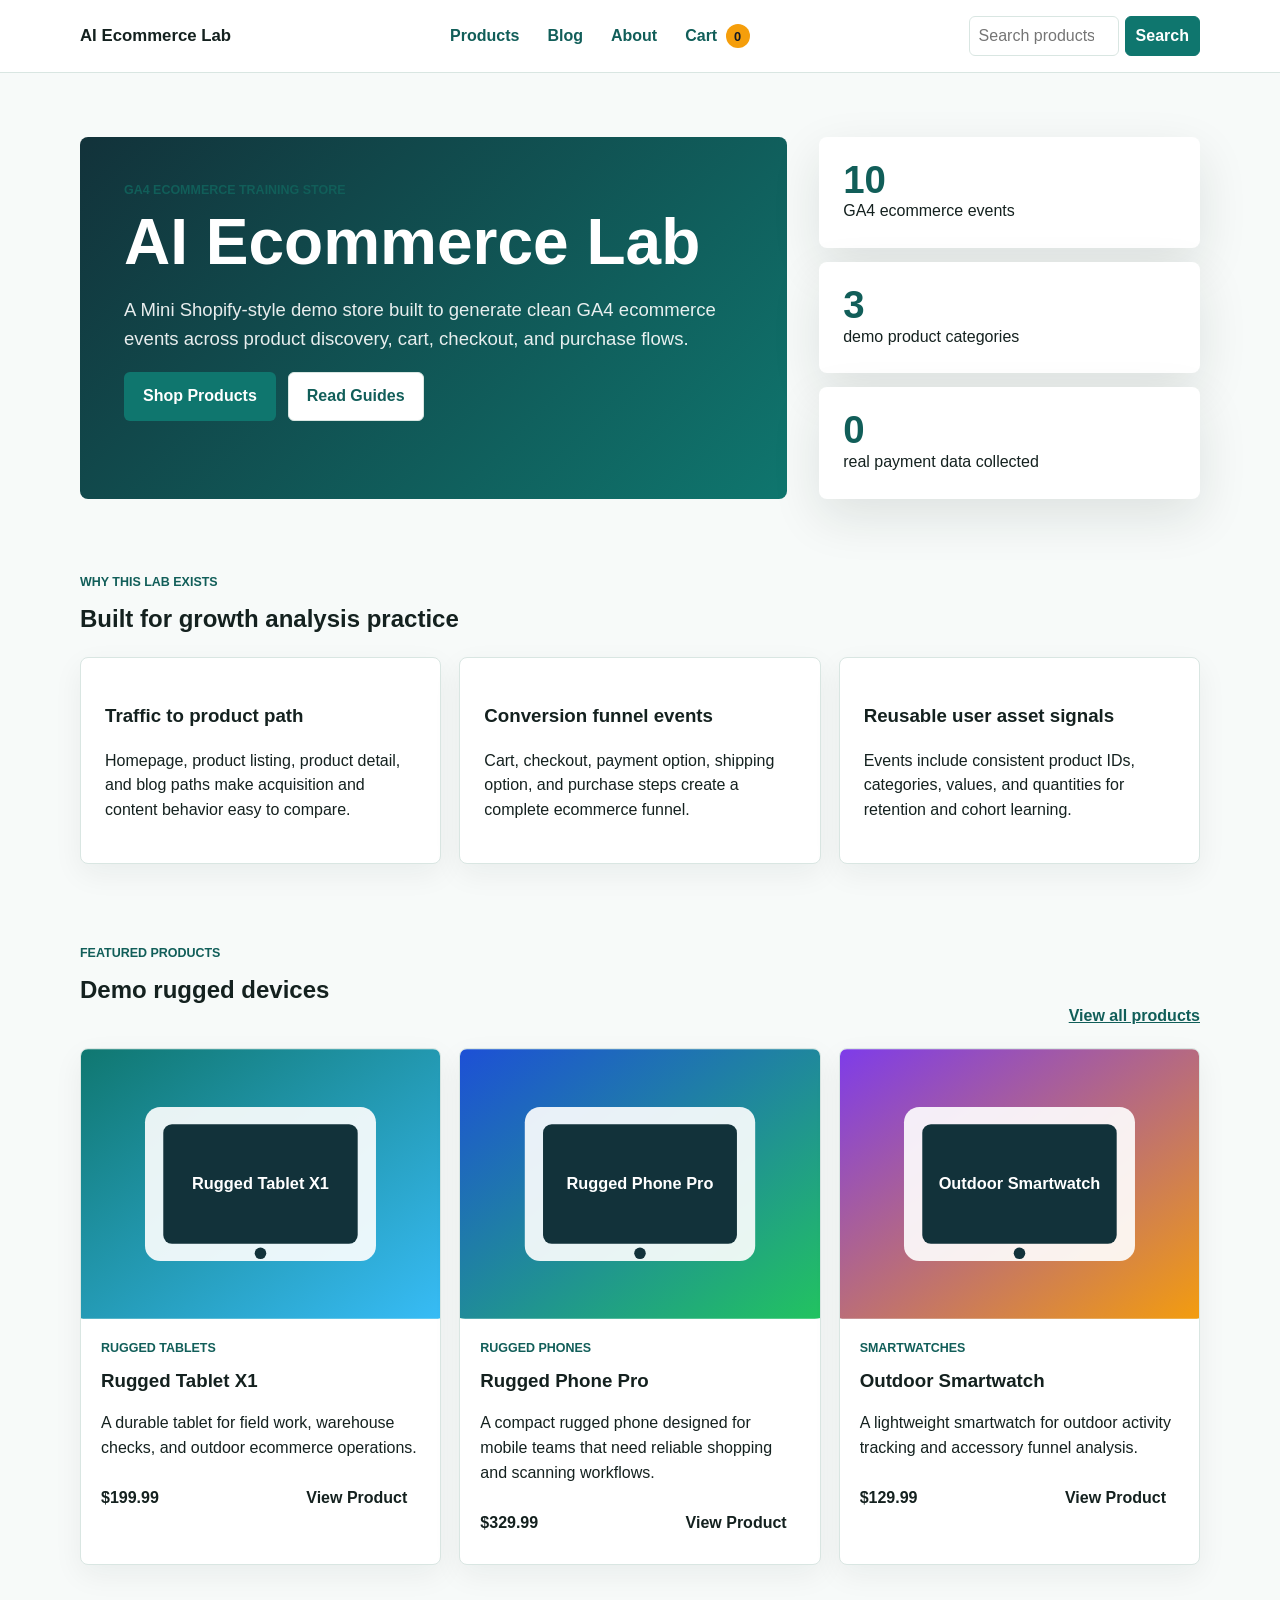
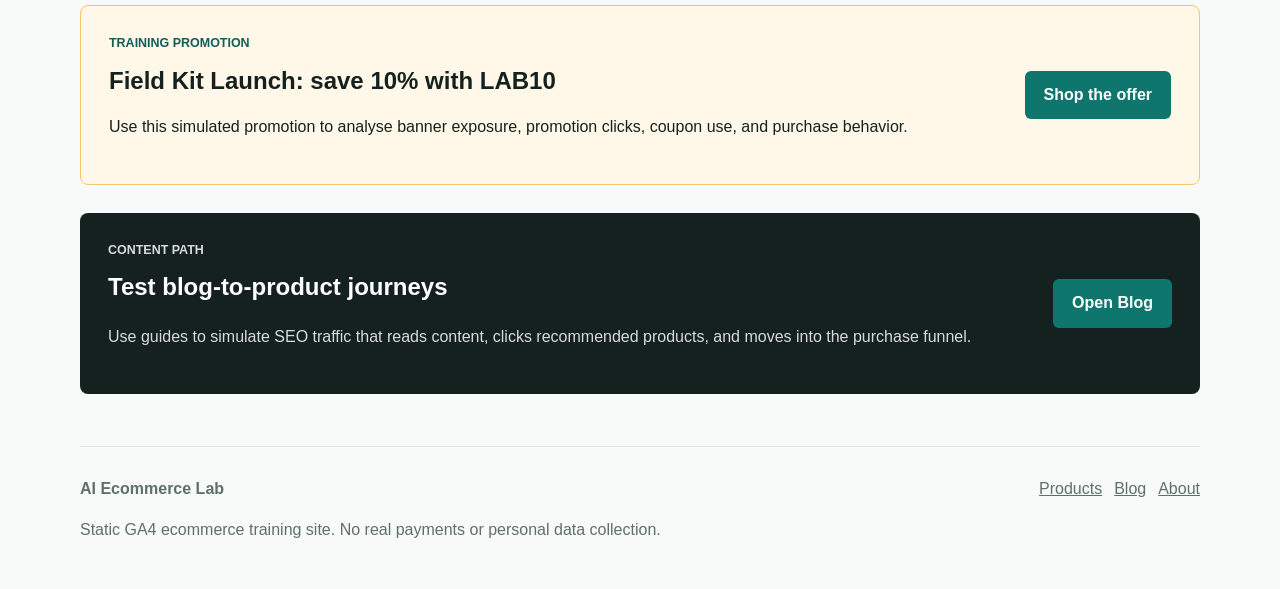
<file: index.html>
<!DOCTYPE html>
<html lang="en">
<head>
  <meta charset="UTF-8">
  <meta name="viewport" content="width=device-width, initial-scale=1.0">
  <title>AI Ecommerce Lab | Demo Store</title>
  <meta name="description" content="A static ecommerce demo site for GA4 ecommerce event training.">
  <link rel="stylesheet" href="assets/css/styles.css">
  <script src="assets/js/products.js" defer></script>
  <script src="assets/js/analytics.js" defer></script>
  <script src="assets/js/cart.js" defer></script>
  <script src="assets/js/site.js" defer></script>
</head>
<body data-page="home">
  <a class="skip-link" href="#main">Skip to content</a>
  <header class="site-header" data-site-header></header>

  <main id="main">
    <section class="hero">
      <div class="hero__content">
        <p class="eyebrow">GA4 Ecommerce Training Store</p>
        <h1>AI Ecommerce Lab</h1>
        <p class="hero__lead">A Mini Shopify-style demo store built to generate clean GA4 ecommerce events across product discovery, cart, checkout, and purchase flows.</p>
        <div class="hero__actions">
          <a class="button button--primary" href="products.html">Shop Products</a>
          <a class="button button--secondary" href="blog.html">Read Guides</a>
        </div>
      </div>
      <div class="hero__panel" aria-label="Demo funnel summary">
        <div>
          <span class="metric">10</span>
          <span>GA4 ecommerce events</span>
        </div>
        <div>
          <span class="metric">3</span>
          <span>demo product categories</span>
        </div>
        <div>
          <span class="metric">0</span>
          <span>real payment data collected</span>
        </div>
      </div>
    </section>

    <section class="section">
      <div class="section__heading">
        <p class="eyebrow">Why this lab exists</p>
        <h2>Built for growth analysis practice</h2>
      </div>
      <div class="value-grid">
        <article class="value-card">
          <h3>Traffic to product path</h3>
          <p>Homepage, product listing, product detail, and blog paths make acquisition and content behavior easy to compare.</p>
        </article>
        <article class="value-card">
          <h3>Conversion funnel events</h3>
          <p>Cart, checkout, payment option, shipping option, and purchase steps create a complete ecommerce funnel.</p>
        </article>
        <article class="value-card">
          <h3>Reusable user asset signals</h3>
          <p>Events include consistent product IDs, categories, values, and quantities for retention and cohort learning.</p>
        </article>
      </div>
    </section>

    <section class="section">
      <div class="section__heading section__heading--row">
        <div>
          <p class="eyebrow">Featured products</p>
          <h2>Demo rugged devices</h2>
        </div>
        <a class="text-link" href="products.html">View all products</a>
      </div>
      <div class="product-grid" data-featured-products></div>
    </section>

    <section class="section promotion-band" data-promotion></section>

    <section class="section cta-band">
      <div>
        <p class="eyebrow">Content path</p>
        <h2>Test blog-to-product journeys</h2>
        <p>Use guides to simulate SEO traffic that reads content, clicks recommended products, and moves into the purchase funnel.</p>
      </div>
      <a class="button button--primary" href="blog.html">Open Blog</a>
    </section>
  </main>

  <footer class="site-footer" data-site-footer></footer>
</body>
</html>
</file>
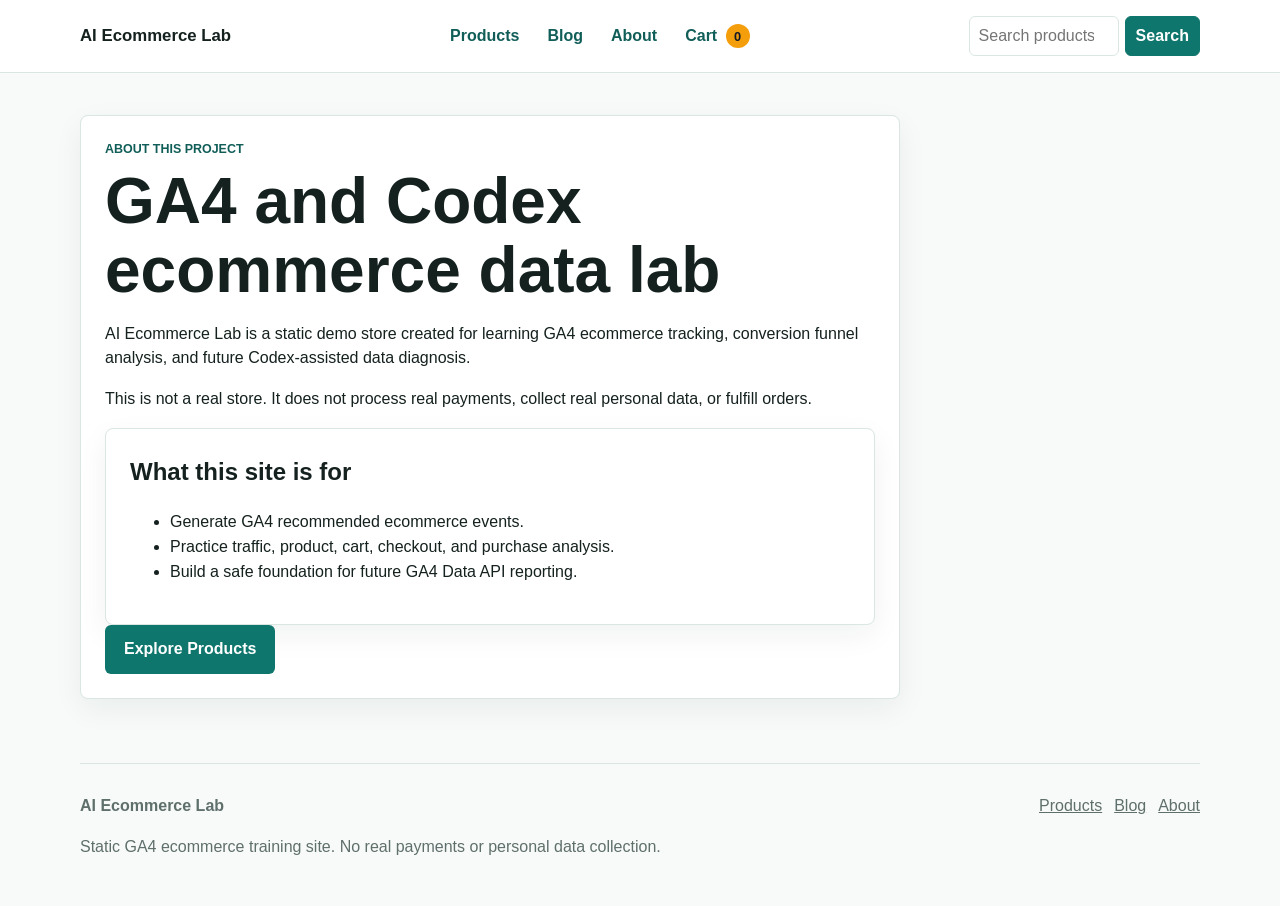
<file: about.html>
<!DOCTYPE html>
<html lang="en">
<head>
  <meta charset="UTF-8">
  <meta name="viewport" content="width=device-width, initial-scale=1.0">
  <title>About | AI Ecommerce Lab</title>
  <meta name="description" content="About the GA4 and Codex ecommerce data lab.">
  <link rel="stylesheet" href="assets/css/styles.css">
  <script src="assets/js/products.js" defer></script>
  <script src="assets/js/analytics.js" defer></script>
  <script src="assets/js/cart.js" defer></script>
  <script src="assets/js/site.js" defer></script>
</head>
<body data-page="about">
  <a class="skip-link" href="#main">Skip to content</a>
  <header class="site-header" data-site-header></header>
  <main id="main" class="page-shell">
    <section class="content-page">
      <p class="eyebrow">About this project</p>
      <h1>GA4 and Codex ecommerce data lab</h1>
      <p>AI Ecommerce Lab is a static demo store created for learning GA4 ecommerce tracking, conversion funnel analysis, and future Codex-assisted data diagnosis.</p>
      <p>This is not a real store. It does not process real payments, collect real personal data, or fulfill orders.</p>
      <div class="notice">
        <h2>What this site is for</h2>
        <ul>
          <li>Generate GA4 recommended ecommerce events.</li>
          <li>Practice traffic, product, cart, checkout, and purchase analysis.</li>
          <li>Build a safe foundation for future GA4 Data API reporting.</li>
        </ul>
      </div>
      <a class="button button--primary" href="products.html">Explore Products</a>
    </section>
  </main>
  <footer class="site-footer" data-site-footer></footer>
</body>
</html>
</file>
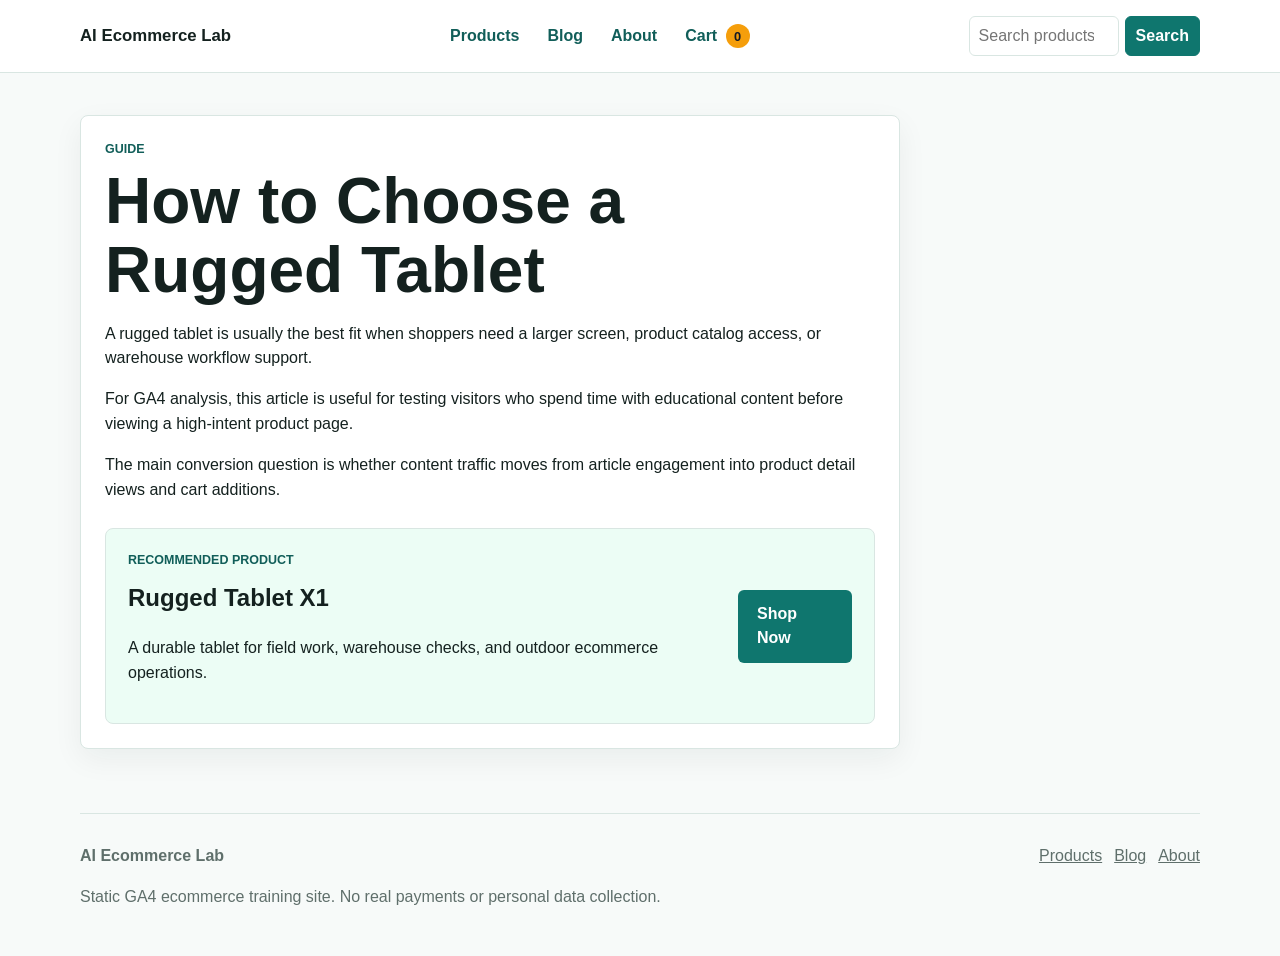
<file: article.html>
<!DOCTYPE html>
<html lang="en">
<head>
  <meta charset="UTF-8">
  <meta name="viewport" content="width=device-width, initial-scale=1.0">
  <title>Article | AI Ecommerce Lab</title>
  <meta name="description" content="Demo ecommerce article with product recommendations and shop CTA.">
  <link rel="stylesheet" href="assets/css/styles.css">
  <script src="assets/js/products.js" defer></script>
  <script src="assets/js/analytics.js" defer></script>
  <script src="assets/js/cart.js" defer></script>
  <script src="assets/js/site.js" defer></script>
</head>
<body data-page="article">
  <a class="skip-link" href="#main">Skip to content</a>
  <header class="site-header" data-site-header></header>
  <main id="main" class="page-shell">
    <section data-article-detail></section>
  </main>
  <footer class="site-footer" data-site-footer></footer>
</body>
</html>
</file>
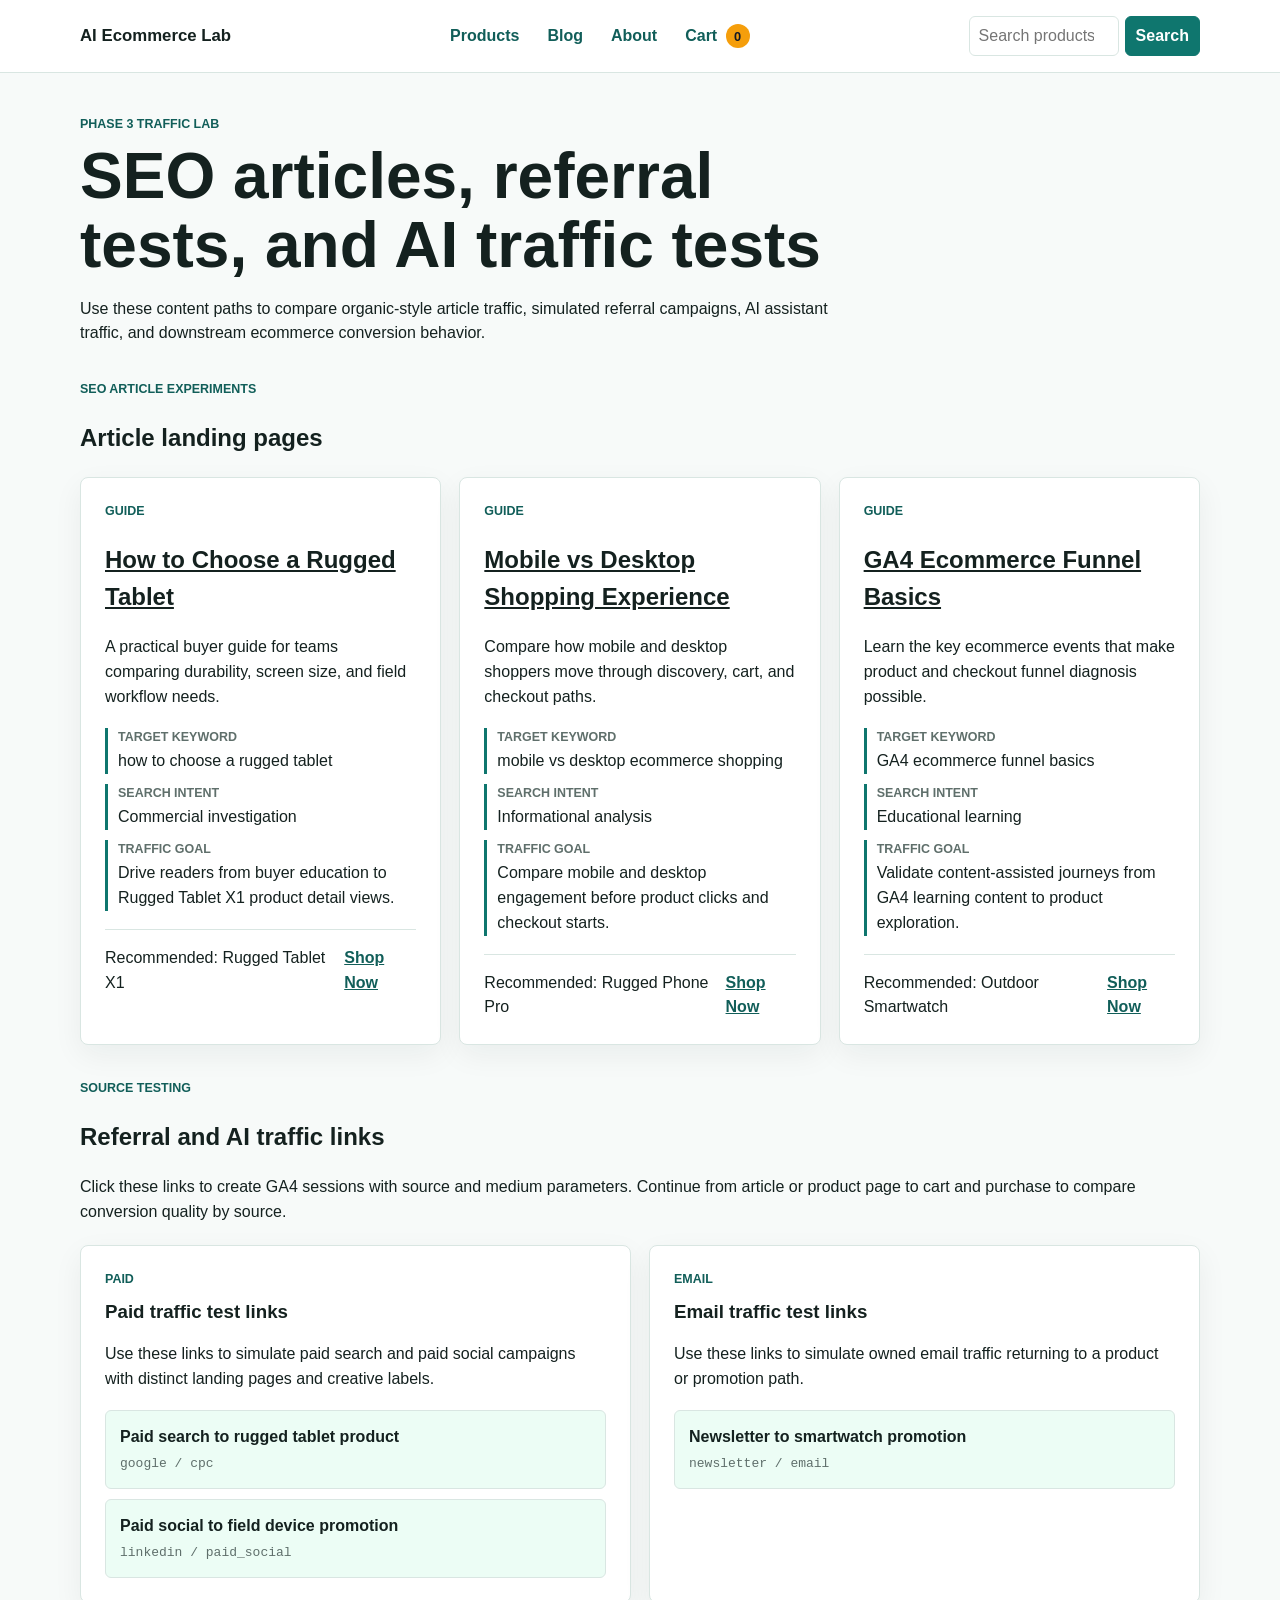
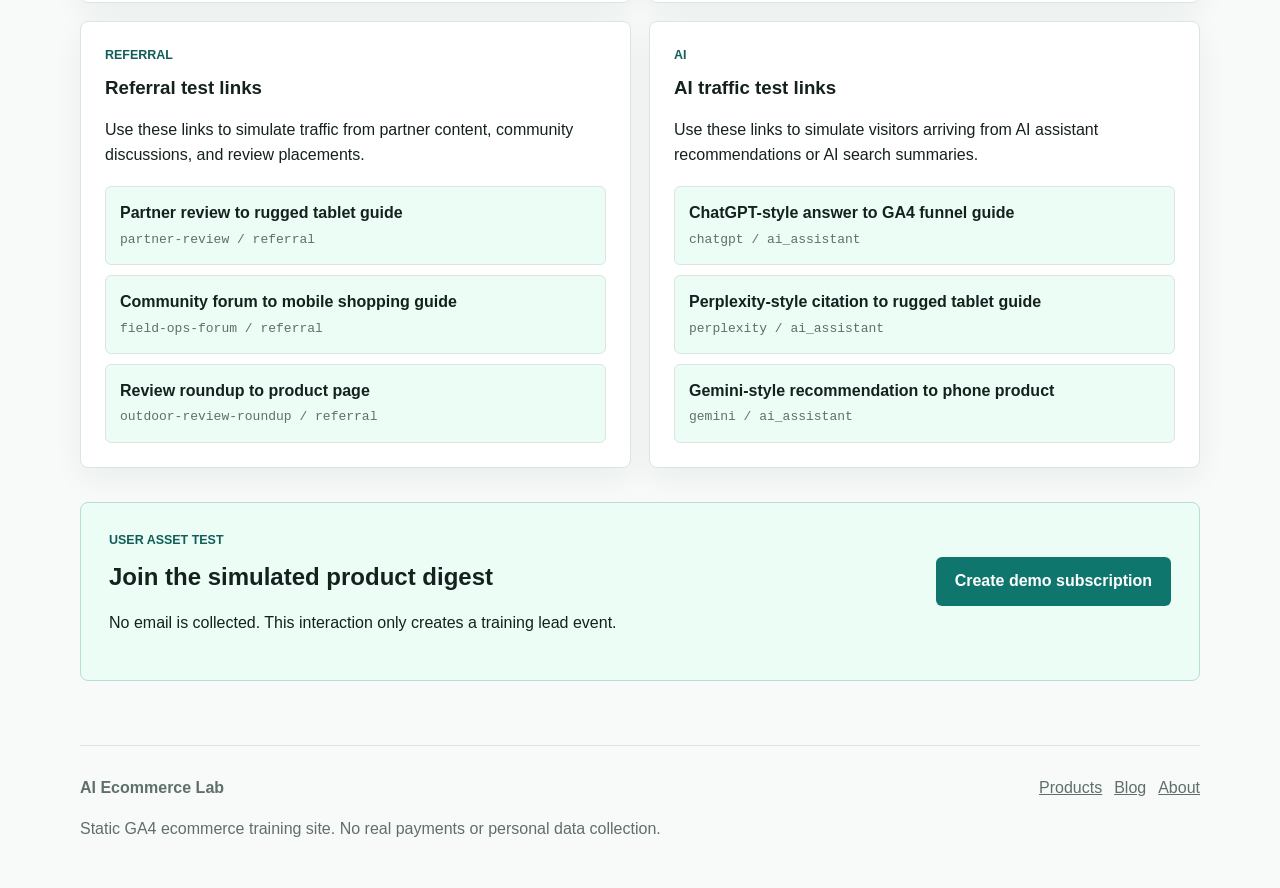
<file: blog.html>
<!DOCTYPE html>
<html lang="en">
<head>
  <meta charset="UTF-8">
  <meta name="viewport" content="width=device-width, initial-scale=1.0">
  <title>SEO Articles and Traffic Tests | AI Ecommerce Lab</title>
  <meta name="description" content="SEO articles, referral test links, and AI traffic test links for GA4 ecommerce funnel analysis.">
  <meta name="keywords" content="rugged tablet guide, GA4 ecommerce funnel, referral traffic test, AI traffic test, ecommerce SEO lab">
  <link rel="stylesheet" href="assets/css/styles.css">
  <script src="assets/js/products.js" defer></script>
  <script src="assets/js/analytics.js" defer></script>
  <script src="assets/js/cart.js" defer></script>
  <script src="assets/js/site.js" defer></script>
</head>
<body data-page="blog">
  <a class="skip-link" href="#main">Skip to content</a>
  <header class="site-header" data-site-header></header>
  <main id="main" class="page-shell">
    <section class="page-title">
      <p class="eyebrow">Phase 3 traffic lab</p>
      <h1>SEO articles, referral tests, and AI traffic tests</h1>
      <p>Use these content paths to compare organic-style article traffic, simulated referral campaigns, AI assistant traffic, and downstream ecommerce conversion behavior.</p>
    </section>
    <section class="section-block">
      <div class="section__heading">
        <p class="eyebrow">SEO article experiments</p>
        <h2>Article landing pages</h2>
      </div>
      <section class="article-grid" data-blog-list></section>
    </section>
    <section class="section-block" data-traffic-tests></section>
    <section class="section-block" data-newsletter></section>
  </main>
  <footer class="site-footer" data-site-footer></footer>
</body>
</html>
</file>
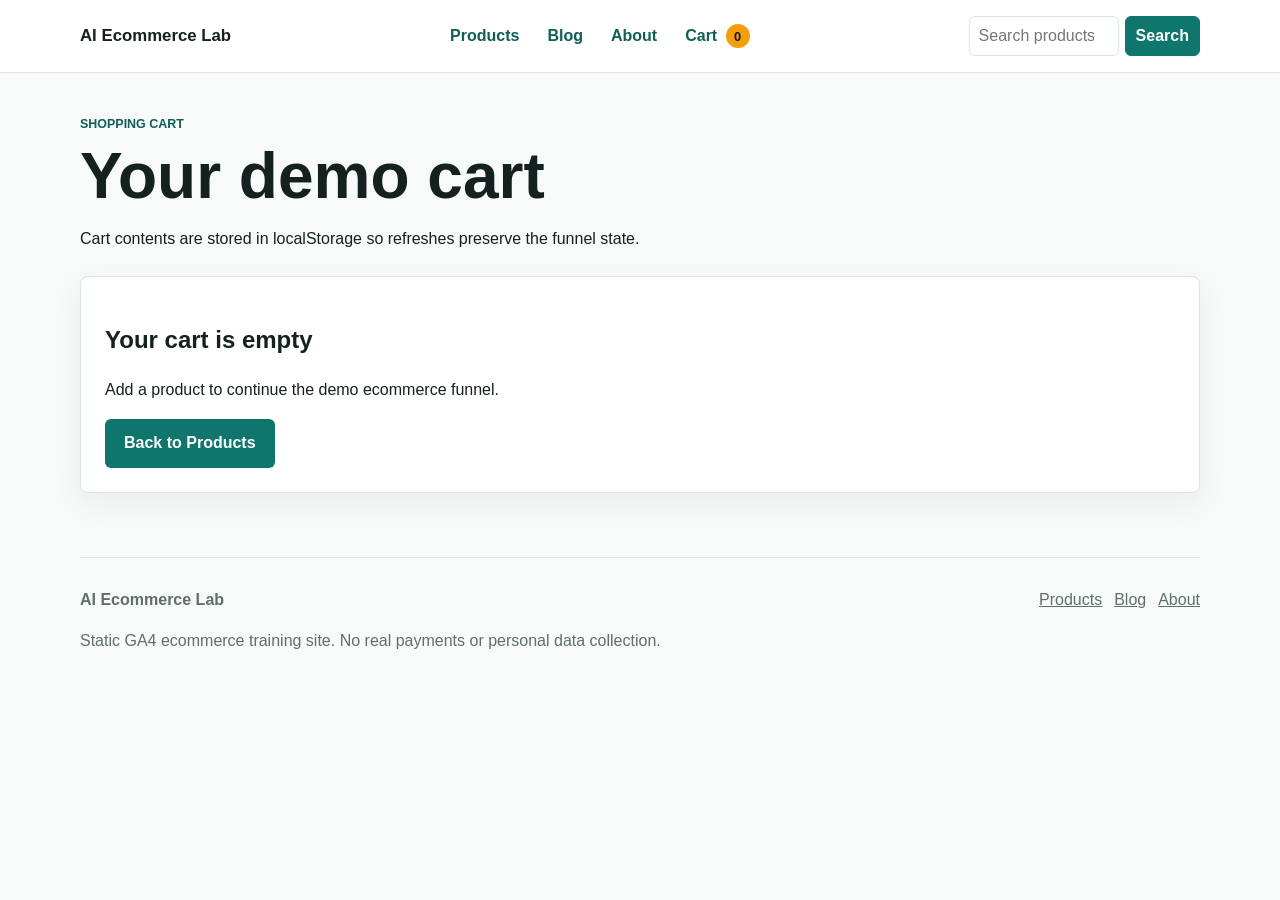
<file: cart.html>
<!DOCTYPE html>
<html lang="en">
<head>
  <meta charset="UTF-8">
  <meta name="viewport" content="width=device-width, initial-scale=1.0">
  <title>Cart | AI Ecommerce Lab</title>
  <meta name="description" content="Review demo cart items before checkout.">
  <link rel="stylesheet" href="assets/css/styles.css">
  <script src="assets/js/products.js" defer></script>
  <script src="assets/js/analytics.js" defer></script>
  <script src="assets/js/cart.js" defer></script>
  <script src="assets/js/site.js" defer></script>
</head>
<body data-page="cart">
  <a class="skip-link" href="#main">Skip to content</a>
  <header class="site-header" data-site-header></header>
  <main id="main" class="page-shell">
    <section class="page-title">
      <p class="eyebrow">Shopping cart</p>
      <h1>Your demo cart</h1>
      <p>Cart contents are stored in localStorage so refreshes preserve the funnel state.</p>
    </section>
    <section data-cart-view></section>
  </main>
  <footer class="site-footer" data-site-footer></footer>
</body>
</html>
</file>
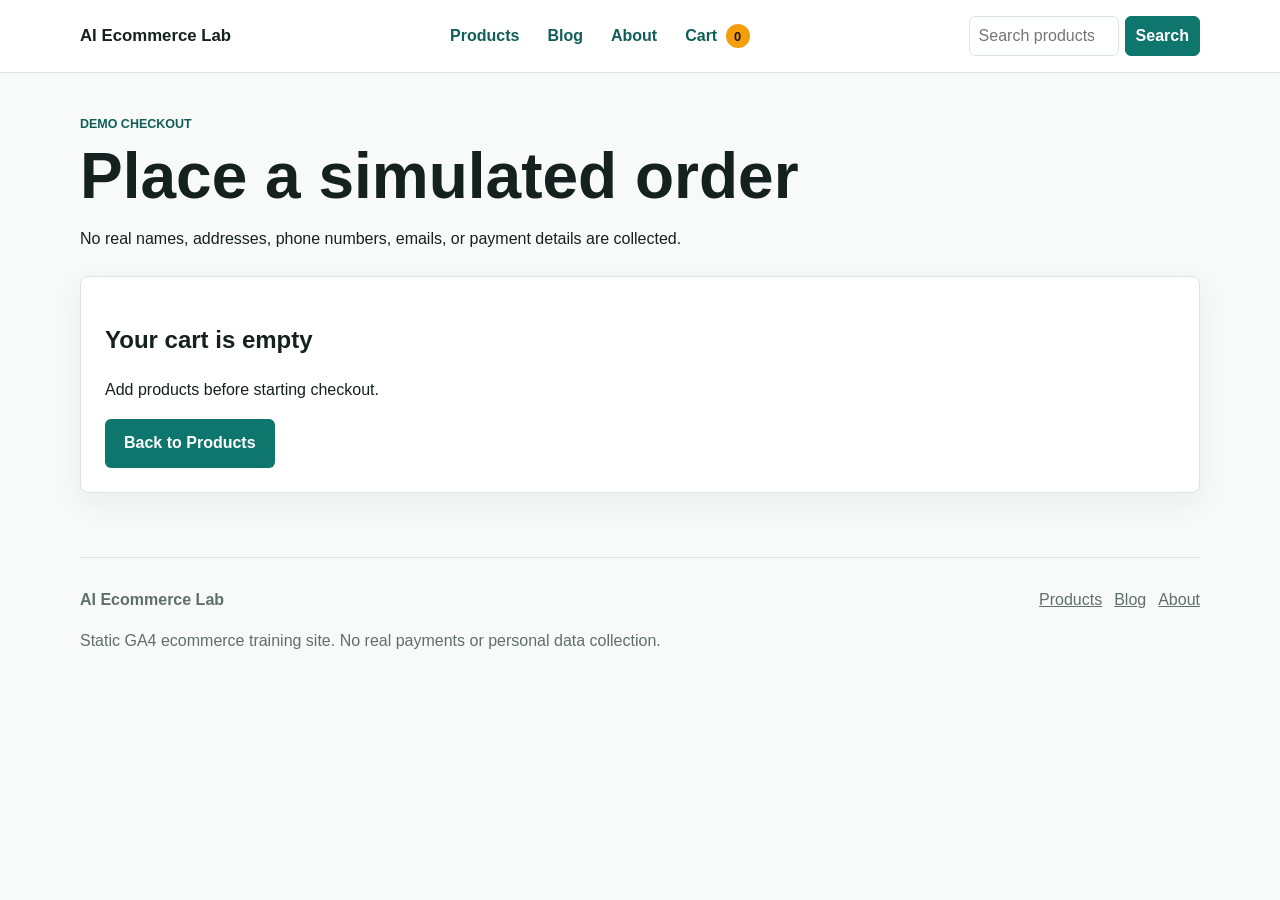
<file: checkout.html>
<!DOCTYPE html>
<html lang="en">
<head>
  <meta charset="UTF-8">
  <meta name="viewport" content="width=device-width, initial-scale=1.0">
  <title>Checkout | AI Ecommerce Lab</title>
  <meta name="description" content="Complete a simulated checkout without collecting real payment data.">
  <link rel="stylesheet" href="assets/css/styles.css">
  <script src="assets/js/products.js" defer></script>
  <script src="assets/js/analytics.js" defer></script>
  <script src="assets/js/cart.js" defer></script>
  <script src="assets/js/site.js" defer></script>
</head>
<body data-page="checkout">
  <a class="skip-link" href="#main">Skip to content</a>
  <header class="site-header" data-site-header></header>
  <main id="main" class="page-shell">
    <section class="page-title">
      <p class="eyebrow">Demo checkout</p>
      <h1>Place a simulated order</h1>
      <p>No real names, addresses, phone numbers, emails, or payment details are collected.</p>
    </section>
    <section data-checkout-view></section>
  </main>
  <footer class="site-footer" data-site-footer></footer>
</body>
</html>
</file>
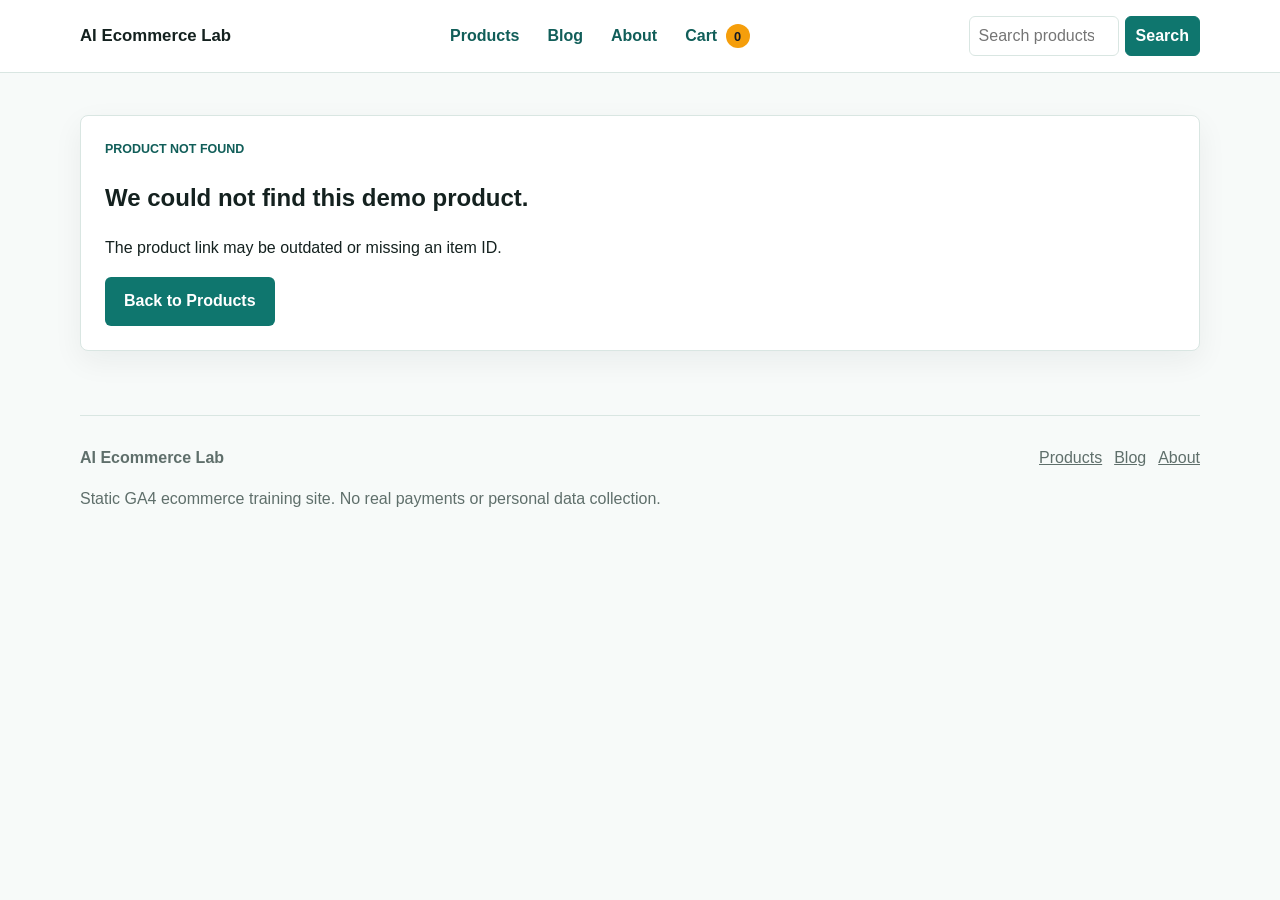
<file: product.html>
<!DOCTYPE html>
<html lang="en">
<head>
  <meta charset="UTF-8">
  <meta name="viewport" content="width=device-width, initial-scale=1.0">
  <title>Product Detail | AI Ecommerce Lab</title>
  <meta name="description" content="View demo product details and trigger GA4 view item and add to cart events.">
  <link rel="stylesheet" href="assets/css/styles.css">
  <script src="assets/js/products.js" defer></script>
  <script src="assets/js/analytics.js" defer></script>
  <script src="assets/js/cart.js" defer></script>
  <script src="assets/js/site.js" defer></script>
</head>
<body data-page="product">
  <a class="skip-link" href="#main">Skip to content</a>
  <header class="site-header" data-site-header></header>
  <main id="main" class="page-shell">
    <section data-product-detail></section>
  </main>
  <footer class="site-footer" data-site-footer></footer>
</body>
</html>
</file>
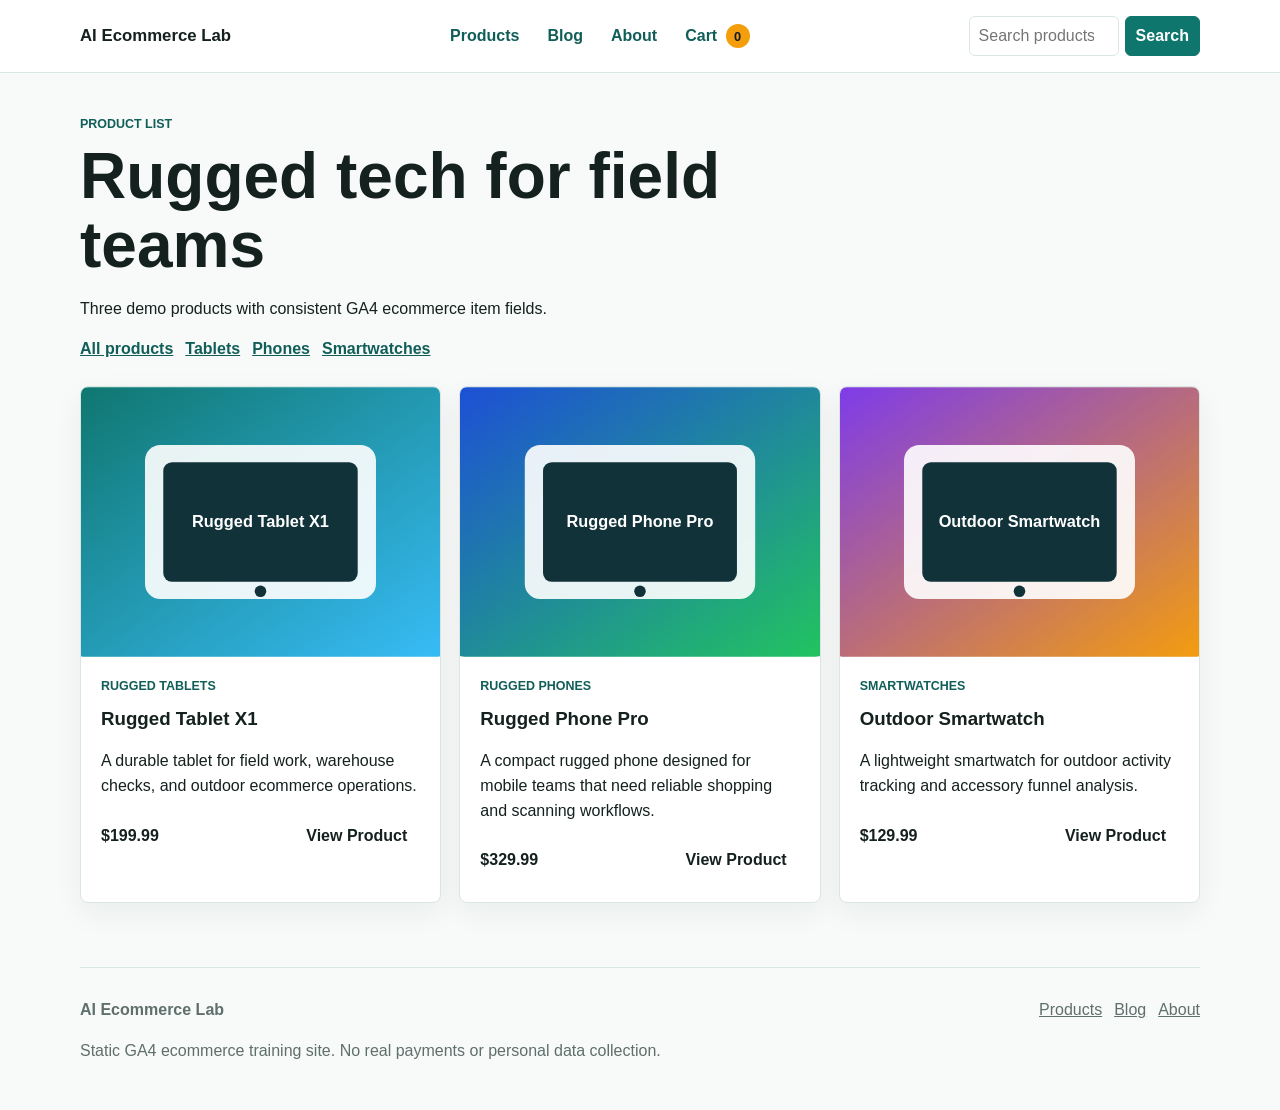
<file: products.html>
<!DOCTYPE html>
<html lang="en">
<head>
  <meta charset="UTF-8">
  <meta name="viewport" content="width=device-width, initial-scale=1.0">
  <title>Products | AI Ecommerce Lab</title>
  <meta name="description" content="Browse demo ecommerce products for GA4 item list and select item testing.">
  <link rel="stylesheet" href="assets/css/styles.css">
  <script src="assets/js/products.js" defer></script>
  <script src="assets/js/analytics.js" defer></script>
  <script src="assets/js/cart.js" defer></script>
  <script src="assets/js/site.js" defer></script>
</head>
<body data-page="products">
  <a class="skip-link" href="#main">Skip to content</a>
  <header class="site-header" data-site-header></header>
  <main id="main" class="page-shell">
    <section class="page-title">
      <p class="eyebrow">Product list</p>
      <h1>Rugged tech for field teams</h1>
      <p>Three demo products with consistent GA4 ecommerce item fields.</p>
      <p class="category-links"><a href="products.html">All products</a> <a href="products.html?category=Rugged%20Tablets">Tablets</a> <a href="products.html?category=Rugged%20Phones">Phones</a> <a href="products.html?category=Smartwatches">Smartwatches</a></p>
    </section>
    <section class="product-grid" data-products-list aria-label="Product list"></section>
  </main>
  <footer class="site-footer" data-site-footer></footer>
</body>
</html>
</file>
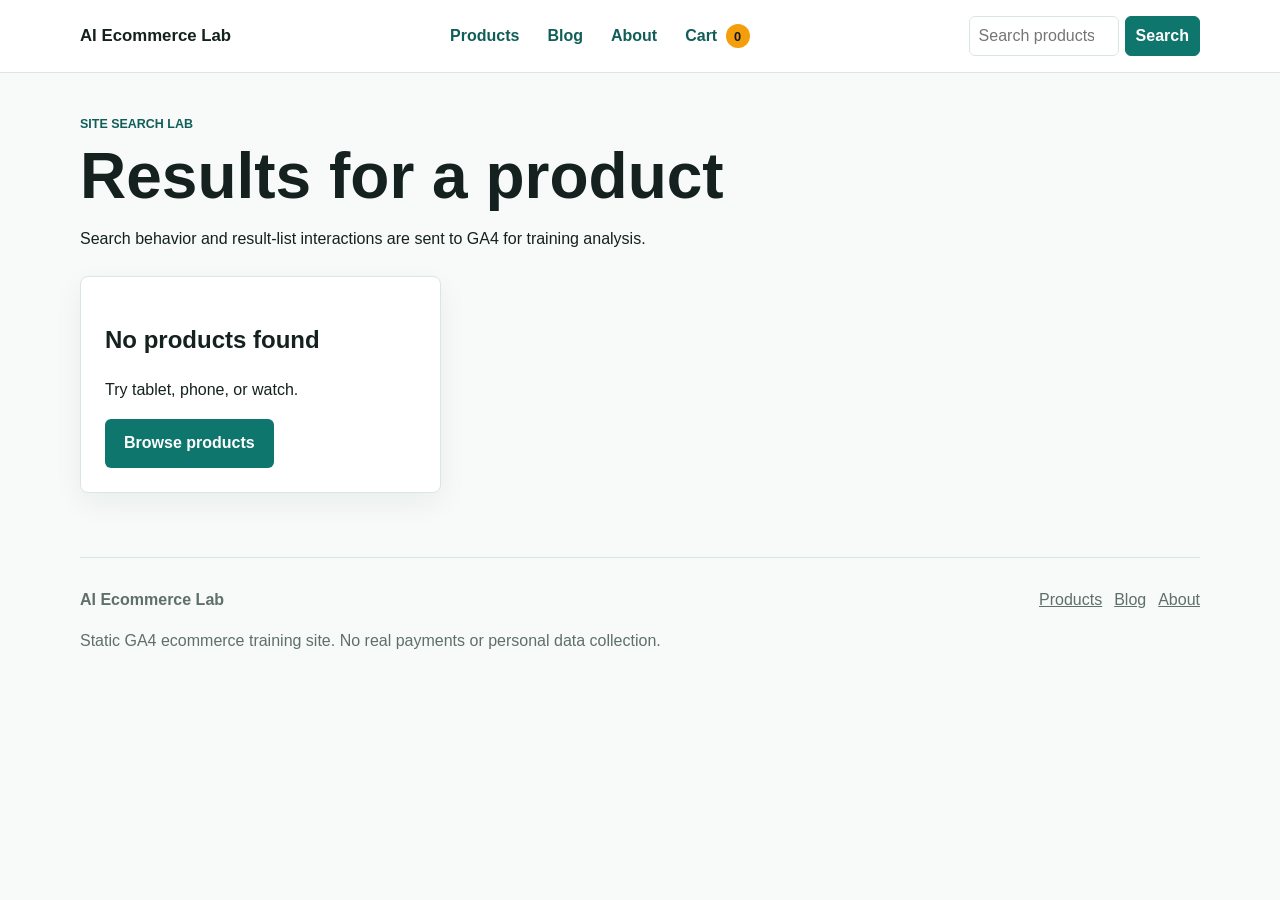
<file: search.html>
<!DOCTYPE html>
<html lang="en">
<head>
  <meta charset="UTF-8">
  <meta name="viewport" content="width=device-width, initial-scale=1.0">
  <title>Search Products | AI Ecommerce Lab</title>
  <meta name="description" content="Search demo products and generate GA4 site search events.">
  <link rel="stylesheet" href="assets/css/styles.css">
  <script src="assets/js/products.js" defer></script>
  <script src="assets/js/analytics.js" defer></script>
  <script src="assets/js/cart.js" defer></script>
  <script src="assets/js/site.js" defer></script>
</head>
<body data-page="search">
  <a class="skip-link" href="#main">Skip to content</a>
  <header class="site-header" data-site-header></header>
  <main id="main" class="page-shell">
    <section class="page-title">
      <p class="eyebrow">Site search lab</p>
      <h1>Results for <span data-search-term></span></h1>
      <p>Search behavior and result-list interactions are sent to GA4 for training analysis.</p>
    </section>
    <section class="product-grid" data-search-results aria-live="polite"></section>
  </main>
  <footer class="site-footer" data-site-footer></footer>
</body>
</html>
</file>
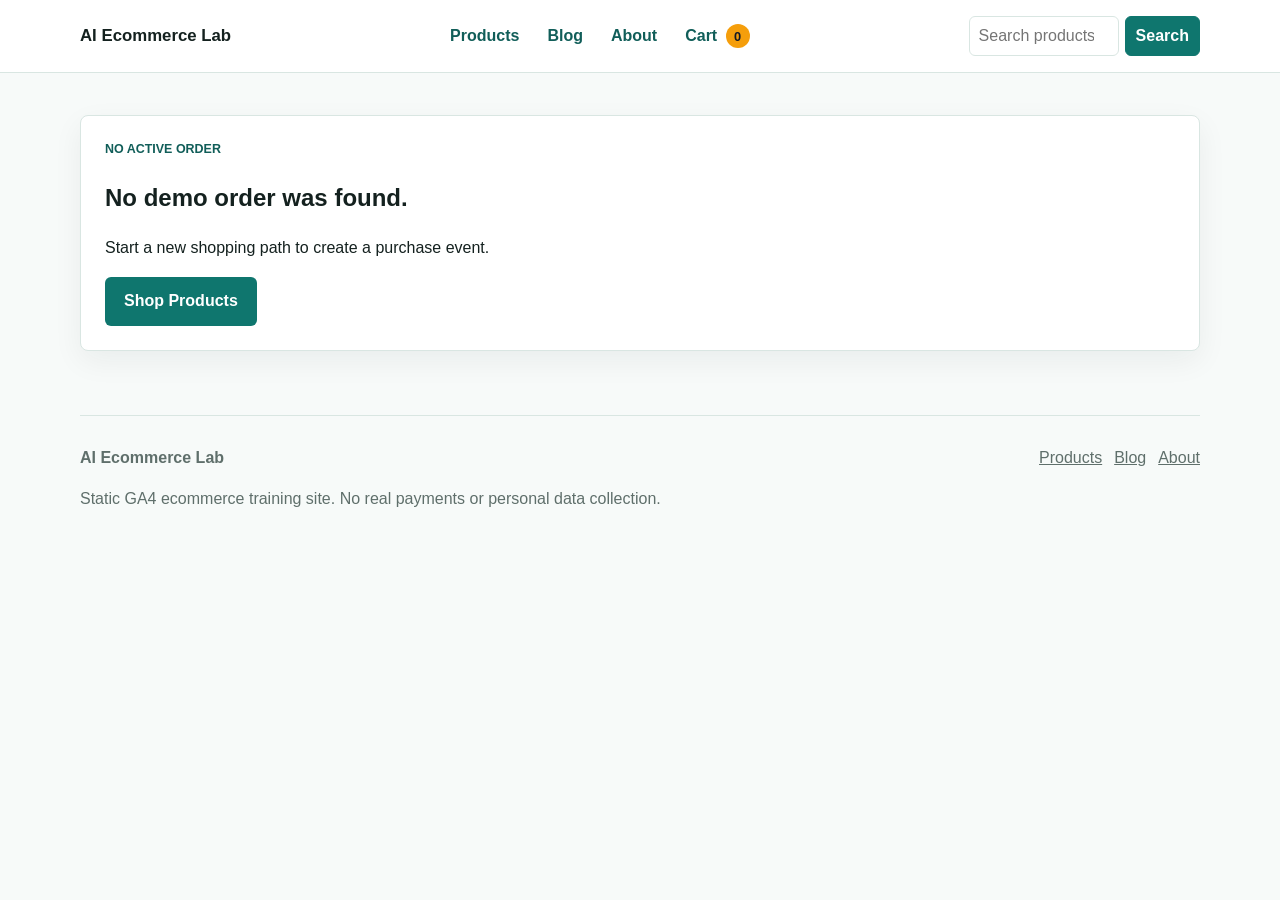
<file: thankyou.html>
<!DOCTYPE html>
<html lang="en">
<head>
  <meta charset="UTF-8">
  <meta name="viewport" content="width=device-width, initial-scale=1.0">
  <title>Order Complete | AI Ecommerce Lab</title>
  <meta name="description" content="Demo order confirmation page for GA4 purchase event validation.">
  <link rel="stylesheet" href="assets/css/styles.css">
  <script src="assets/js/products.js" defer></script>
  <script src="assets/js/analytics.js" defer></script>
  <script src="assets/js/cart.js" defer></script>
  <script src="assets/js/site.js" defer></script>
</head>
<body data-page="thankyou">
  <a class="skip-link" href="#main">Skip to content</a>
  <header class="site-header" data-site-header></header>
  <main id="main" class="page-shell">
    <section data-thankyou-view></section>
  </main>
  <footer class="site-footer" data-site-footer></footer>
</body>
</html>
</file>
<file: assets/css/styles.css>
:root {
  color-scheme: light;
  --bg: #f7faf9;
  --surface: #ffffff;
  --surface-strong: #ecfdf5;
  --text: #14211f;
  --muted: #5f6f6b;
  --line: #d9e6e2;
  --primary: #0f766e;
  --primary-strong: #115e59;
  --accent: #f59e0b;
  --focus: #2563eb;
  --shadow: 0 18px 50px rgba(20, 33, 31, 0.11);
}

* {
  box-sizing: border-box;
}

html {
  min-width: 320px;
}

body {
  margin: 0;
  background: var(--bg);
  color: var(--text);
  font-family: Arial, Helvetica, sans-serif;
  line-height: 1.55;
}

img {
  display: block;
  max-width: 100%;
}

a {
  color: inherit;
}

button,
input,
select {
  font: inherit;
}

.sr-only {
  position: absolute;
  width: 1px;
  height: 1px;
  padding: 0;
  margin: -1px;
  overflow: hidden;
  clip: rect(0, 0, 0, 0);
  white-space: nowrap;
  border: 0;
}

:focus-visible {
  outline: 3px solid var(--focus);
  outline-offset: 3px;
}

.skip-link {
  position: absolute;
  left: 16px;
  top: -60px;
  z-index: 10;
  background: var(--text);
  color: #fff;
  padding: 10px 14px;
}

.skip-link:focus {
  top: 16px;
}

.site-header {
  position: sticky;
  top: 0;
  z-index: 5;
  background: rgba(255, 255, 255, 0.94);
  border-bottom: 1px solid var(--line);
  backdrop-filter: blur(12px);
}

.nav-wrap,
.site-footer,
.hero,
.section,
.page-shell {
  width: min(1120px, calc(100% - 32px));
  margin: 0 auto;
}

.nav-wrap {
  min-height: 72px;
  display: flex;
  align-items: center;
  justify-content: space-between;
  gap: 24px;
}

.brand {
  font-weight: 800;
  text-decoration: none;
  font-size: 1.05rem;
}

.site-nav {
  display: flex;
  align-items: center;
  gap: 8px;
  flex-wrap: wrap;
  justify-content: flex-end;
}

.site-search {
  display: flex;
  align-items: center;
  gap: 6px;
}

.site-search input,
.coupon-form input,
.panel select {
  min-height: 38px;
  border: 1px solid var(--line);
  border-radius: 6px;
  padding: 7px 9px;
  background: #fff;
}

.site-search input {
  width: 150px;
}

.site-search button {
  min-height: 38px;
  border: 1px solid var(--primary);
  border-radius: 6px;
  padding: 7px 10px;
  color: #fff;
  background: var(--primary);
  font-weight: 700;
  cursor: pointer;
}

.site-nav a,
.text-link,
.text-button {
  color: var(--primary-strong);
  font-weight: 700;
}

.site-nav a {
  text-decoration: none;
  padding: 8px 10px;
  border-radius: 6px;
}

.site-nav a:hover {
  background: var(--surface-strong);
}

.cart-link span {
  display: inline-grid;
  place-items: center;
  min-width: 24px;
  height: 24px;
  margin-left: 4px;
  border-radius: 999px;
  background: var(--accent);
  color: #111827;
  font-size: 0.8rem;
}

.hero {
  display: grid;
  grid-template-columns: minmax(0, 1.3fr) minmax(280px, 0.7fr);
  gap: 32px;
  align-items: stretch;
  padding: 64px 0 34px;
}

.hero__content {
  padding: 44px;
  border-radius: 8px;
  background: linear-gradient(135deg, #12323a, #0f766e);
  color: #fff;
}

.hero h1,
.page-title h1,
.content-page h1,
.thankyou-card h1 {
  margin: 0;
  line-height: 1.08;
  font-size: clamp(2.25rem, 5vw, 4.75rem);
  letter-spacing: 0;
}

.hero__lead {
  max-width: 680px;
  font-size: 1.16rem;
  color: rgba(255, 255, 255, 0.9);
}

.hero__actions,
.button-row {
  display: flex;
  flex-wrap: wrap;
  gap: 12px;
  align-items: center;
}

.hero__panel {
  display: grid;
  gap: 14px;
}

.hero__panel > div {
  padding: 24px;
  border-radius: 8px;
  background: var(--surface);
  box-shadow: var(--shadow);
}

.metric {
  display: block;
  font-size: 2.4rem;
  line-height: 1;
  font-weight: 800;
  color: var(--primary-strong);
}

.section {
  padding: 40px 0;
}

.section-block {
  margin-top: 34px;
}

.category-links {
  display: flex;
  flex-wrap: wrap;
  gap: 12px;
}

.category-links a {
  color: var(--primary-strong);
  font-weight: 700;
}

.section__heading {
  margin-bottom: 20px;
}

.section__heading--row {
  display: flex;
  align-items: end;
  justify-content: space-between;
  gap: 16px;
}

.section h2,
.page-title h1,
.content-page h2,
.panel h2,
.summary-box h2 {
  margin-top: 0;
}

.eyebrow,
.tag {
  margin: 0 0 8px;
  color: var(--primary-strong);
  font-size: 0.78rem;
  font-weight: 800;
  text-transform: uppercase;
  letter-spacing: 0;
}

.button {
  display: inline-flex;
  min-height: 44px;
  align-items: center;
  justify-content: center;
  border: 1px solid transparent;
  border-radius: 6px;
  padding: 11px 18px;
  cursor: pointer;
  text-decoration: none;
  font-weight: 800;
  transition: transform 0.15s ease, background 0.15s ease, border-color 0.15s ease;
}

.button:hover {
  transform: translateY(-1px);
}

.button--primary {
  background: var(--primary);
  color: #fff;
}

.button--primary:hover {
  background: var(--primary-strong);
}

.button--secondary {
  background: #fff;
  color: var(--primary-strong);
  border-color: var(--line);
}

.button--small {
  min-height: 38px;
  padding: 8px 12px;
}

.button--full {
  width: 100%;
}

.value-grid,
.product-grid,
.article-grid,
.traffic-test-grid {
  display: grid;
  grid-template-columns: repeat(3, minmax(0, 1fr));
  gap: 18px;
}

.value-card,
.product-card,
.article-card,
.traffic-card,
.panel,
.summary-box,
.empty-state,
.content-page,
.thankyou-card,
.notice {
  border: 1px solid var(--line);
  border-radius: 8px;
  background: var(--surface);
  box-shadow: 0 10px 30px rgba(20, 33, 31, 0.06);
}

.value-card,
.article-card,
.traffic-card,
.panel,
.summary-box,
.empty-state,
.content-page,
.thankyou-card,
.notice {
  padding: 24px;
}

.product-card {
  overflow: hidden;
}

.product-card__image {
  display: block;
  background: var(--surface-strong);
}

.product-card__image img {
  width: 100%;
  aspect-ratio: 4 / 3;
  object-fit: cover;
}

.product-card__body {
  padding: 20px;
}

.product-card h3 {
  margin: 0 0 8px;
}

.product-card h3 a {
  text-decoration: none;
}

.article-meta {
  display: grid;
  gap: 10px;
  margin: 18px 0;
}

.article-meta div {
  border-left: 3px solid var(--primary);
  padding-left: 10px;
}

.article-meta dt {
  color: var(--muted);
  font-size: 0.78rem;
  font-weight: 800;
  text-transform: uppercase;
}

.article-meta dd {
  margin: 2px 0 0;
}

.product-card__footer,
.summary-row {
  display: flex;
  justify-content: space-between;
  gap: 12px;
  align-items: center;
}

.page-shell {
  padding: 42px 0 64px;
}

.page-title {
  max-width: 780px;
  margin-bottom: 24px;
}

.product-detail {
  display: grid;
  grid-template-columns: minmax(280px, 0.95fr) minmax(0, 1.05fr);
  gap: 32px;
  align-items: start;
}

.product-detail__media,
.product-detail__content {
  border-radius: 8px;
  background: var(--surface);
  border: 1px solid var(--line);
  overflow: hidden;
}

.product-detail__content {
  padding: 28px;
}

.price {
  color: var(--primary-strong);
  font-size: 2rem;
  font-weight: 800;
  margin: 10px 0;
}

.quantity-control {
  display: grid;
  max-width: 160px;
  gap: 6px;
  margin: 20px 0;
}

.quantity-control input,
.cart-item input {
  min-height: 42px;
  border: 1px solid var(--line);
  border-radius: 6px;
  padding: 8px 10px;
}

.cart-layout,
.checkout-layout {
  display: grid;
  grid-template-columns: minmax(0, 1fr) 340px;
  gap: 22px;
  align-items: start;
}

.cart-items,
.checkout-main {
  display: grid;
  gap: 14px;
}

.cart-item {
  display: grid;
  grid-template-columns: 96px minmax(0, 1fr) 120px 110px;
  gap: 16px;
  align-items: center;
  border: 1px solid var(--line);
  border-radius: 8px;
  background: var(--surface);
  padding: 14px;
}

.cart-item img {
  width: 96px;
  aspect-ratio: 1;
  object-fit: cover;
  border-radius: 6px;
}

.cart-item h2 {
  margin: 0;
  font-size: 1.1rem;
}

.cart-item__actions {
  display: grid;
  gap: 6px;
}

.text-button {
  border: 0;
  background: transparent;
  padding: 0;
  text-align: left;
  cursor: pointer;
}

.summary-box {
  position: sticky;
  top: 94px;
  display: grid;
  gap: 12px;
}

.coupon-form {
  display: grid;
  gap: 7px;
  padding-top: 4px;
}

.coupon-form > div {
  display: flex;
  gap: 8px;
}

.coupon-form input {
  min-width: 0;
  width: 100%;
}

.form-message {
  min-height: 1.4em;
  margin: 0;
  color: var(--muted);
  font-size: 0.9rem;
}

.promotion-band,
.newsletter-panel {
  display: flex;
  align-items: center;
  justify-content: space-between;
  gap: 24px;
  padding: 28px;
  border: 1px solid #f7c66a;
  border-radius: 8px;
  background: #fff8e8;
}

.promotion-band h2,
.newsletter-panel h2 {
  margin: 0 0 8px;
}

.newsletter-panel {
  border-color: #b8dcd6;
  background: var(--surface-strong);
}

.summary-row {
  border-top: 1px solid var(--line);
  padding-top: 12px;
}

.summary-row--total {
  font-size: 1.15rem;
}

.option-card {
  display: flex;
  gap: 10px;
  align-items: center;
  border: 1px solid var(--line);
  border-radius: 6px;
  padding: 14px;
  margin-top: 10px;
  cursor: pointer;
}

.option-card:has(input:checked) {
  border-color: var(--primary);
  background: var(--surface-strong);
}

.privacy-note {
  color: var(--muted);
}

.thankyou-card,
.content-page {
  max-width: 820px;
}

.order-items {
  margin: 22px 0;
}

.recommendation {
  display: flex;
  justify-content: space-between;
  gap: 14px;
  align-items: center;
  border-top: 1px solid var(--line);
  padding-top: 16px;
}

.recommendation--large {
  margin-top: 26px;
  padding: 22px;
  border: 1px solid var(--line);
  border-radius: 8px;
  background: var(--surface-strong);
}

.traffic-test-grid {
  grid-template-columns: repeat(2, minmax(0, 1fr));
}

.traffic-card h3 {
  margin: 0 0 8px;
}

.traffic-links {
  display: grid;
  gap: 10px;
  margin-top: 18px;
}

.traffic-link {
  display: grid;
  gap: 4px;
  padding: 14px;
  border: 1px solid var(--line);
  border-radius: 6px;
  background: var(--surface-strong);
  text-decoration: none;
}

.traffic-link:hover {
  border-color: var(--primary);
}

.traffic-link span {
  font-weight: 800;
}

.traffic-link code {
  color: var(--muted);
  white-space: normal;
}

.cta-band {
  display: flex;
  justify-content: space-between;
  gap: 20px;
  align-items: center;
  margin-top: 28px;
  margin-bottom: 52px;
  padding: 28px;
  border-radius: 8px;
  background: #14211f;
  color: #fff;
}

.cta-band p {
  color: rgba(255, 255, 255, 0.84);
}

.site-footer {
  display: flex;
  justify-content: space-between;
  gap: 18px;
  padding: 30px 0;
  border-top: 1px solid var(--line);
  color: var(--muted);
}

.footer-links {
  display: flex;
  flex-wrap: wrap;
  gap: 12px;
}

@media (max-width: 860px) {
  .hero,
  .product-detail,
  .cart-layout,
  .checkout-layout {
    grid-template-columns: 1fr;
  }

  .value-grid,
  .product-grid,
  .article-grid,
  .traffic-test-grid {
    grid-template-columns: 1fr 1fr;
  }

  .summary-box {
    position: static;
  }

  .cart-item {
    grid-template-columns: 80px minmax(0, 1fr);
  }

  .cart-item__actions,
  .cart-item > strong {
    grid-column: 2;
  }
}

@media (max-width: 620px) {
  .nav-wrap {
    align-items: flex-start;
    flex-direction: column;
    padding: 14px 0;
    gap: 10px;
  }

  .site-nav {
    width: 100%;
    justify-content: flex-start;
  }

  .site-search {
    width: 100%;
  }

  .site-search input {
    flex: 1;
  }

  .hero__content {
    padding: 28px 22px;
  }

  .value-grid,
  .product-grid,
  .article-grid,
  .traffic-test-grid {
    grid-template-columns: 1fr;
  }

  .section__heading--row,
  .cta-band,
  .site-footer,
  .recommendation,
  .promotion-band,
  .newsletter-panel {
    align-items: flex-start;
    flex-direction: column;
  }

  .cart-item {
    grid-template-columns: 1fr;
  }

  .cart-item img,
  .cart-item__actions,
  .cart-item > strong {
    grid-column: auto;
  }

  .cart-item img {
    width: 100%;
    max-width: 240px;
  }

  .button {
    width: 100%;
  }
}
</file>
